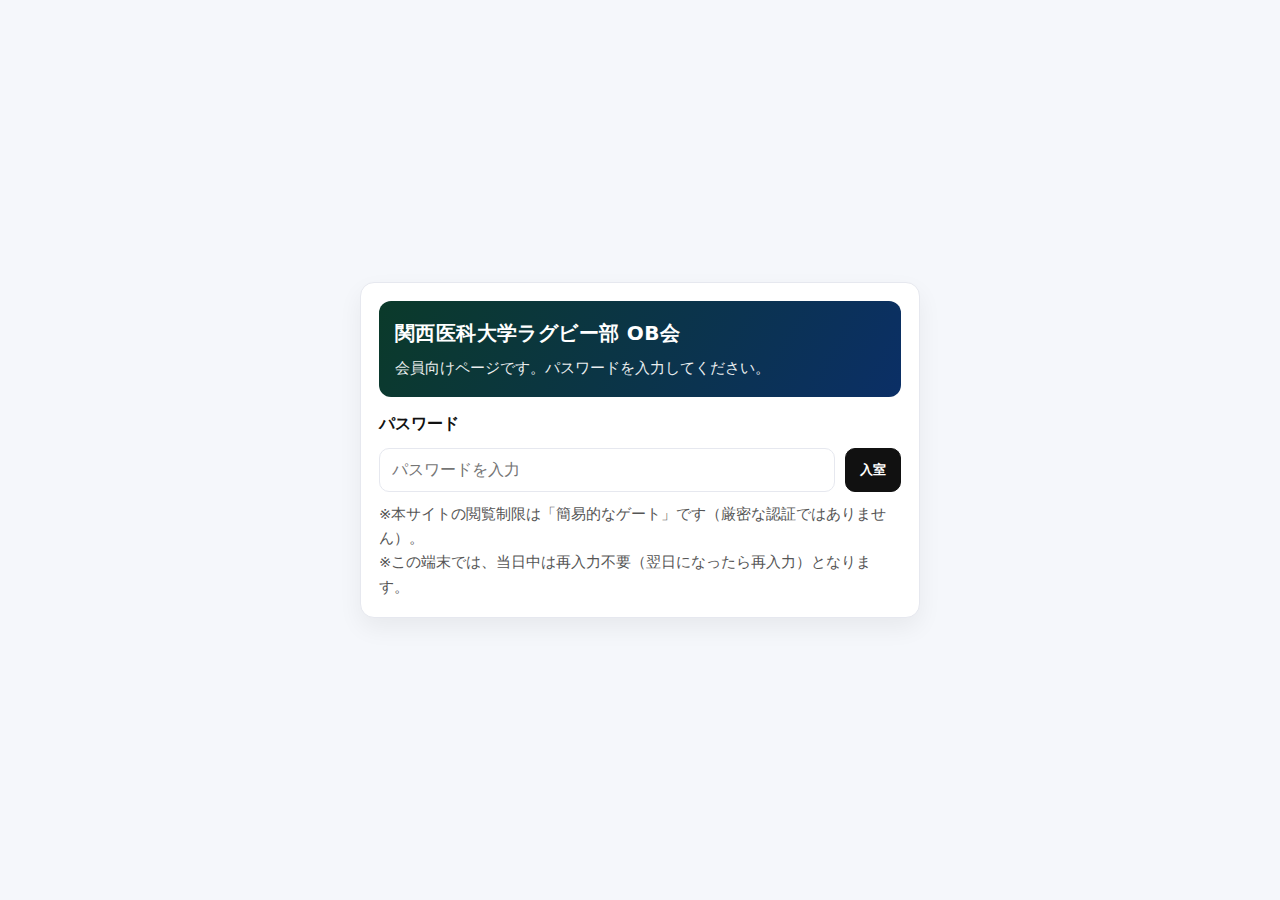
<file: index.html>
<!DOCTYPE html>
<html lang="ja">
<head>
  <meta charset="UTF-8" />
  <title>関西医科大学ラグビー部OB会</title>
  <meta name="viewport" content="width=device-width, initial-scale=1.0" />

  <style>
    :root{
      --bg:#f5f7fb; --card:#fff; --text:#111; --muted:#555; --line:#e6e8ef;
      --accent:#0b3a2a; --shadow:0 10px 25px rgba(0,0,0,.06); --radius:14px;
    }
    *{ box-sizing:border-box; }
    body{
      margin:0;
      font-family: system-ui, -apple-system, "Segoe UI", Roboto, "Noto Sans JP",
                   "Hiragino Kaku Gothic ProN", "Yu Gothic", sans-serif;
      color:var(--text);
      background:var(--bg);
      line-height:1.65;
    }
    a{ color:inherit; }
    .container{ max-width:1080px; margin:0 auto; padding: 18px; }

    /* Gate */
    .gate{
      min-height: calc(100vh - 36px);
      display:flex; align-items:center; justify-content:center;
    }
    .gate-card{
      width: min(560px, 100%);
      background:var(--card);
      border:1px solid var(--line);
      border-radius: var(--radius);
      box-shadow: var(--shadow);
      padding: 18px;
    }
    .gate-hero{
      border-radius: 12px;
      padding: 16px;
      background: linear-gradient(120deg, var(--accent), #0b2f66);
      color:#fff;
      margin-bottom: 14px;
    }
    .gate-hero h1{ margin:0; font-size:1.25rem; }
    .gate-hero p{ margin:6px 0 0; opacity:.92; font-size:.95rem; }
    .field{ display:flex; gap:10px; flex-wrap:wrap; margin-top: 10px; }
    input[type="password"]{
      flex: 1 1 240px;
      padding: 12px;
      border-radius: 10px;
      border:1px solid var(--line);
      font-size: 1rem;
    }
    .btn{
      display:inline-flex; align-items:center; justify-content:center;
      text-decoration:none; font-weight:800;
      border-radius: 10px;
      padding: 12px 14px;
      border: 1px solid #111;
      background:#111; color:#fff;
      cursor:pointer;
    }
    .btn:hover{ opacity:.92; }
    .msg{ margin:10px 0 0; color:#b00020; font-weight:800; display:none; }
    .gate-note{ margin-top:10px; color:var(--muted); font-size:.92rem; }

    /* Site */
    .site{ display:none; }

    .hero{
      background: linear-gradient(120deg, var(--accent), #0b2f66);
      color:#fff; border-radius: var(--radius);
      box-shadow: var(--shadow);
      overflow:hidden;
    }
    .hero-inner{ padding: 22px 18px; display:grid; gap:14px; }
    .badge{ display:inline-flex; align-items:center; gap:8px; font-size:.92rem; opacity:.95; }
    .badge-dot{ width:10px; height:10px; border-radius:999px; background:#fff; opacity:.9; }
    h1{ margin:0; font-size: 1.55rem; letter-spacing:.02em; }
    .hero p{ margin:0; color: rgba(255,255,255,.92); font-size: .98rem; }

    .nav{ margin-top: 12px; display:flex; flex-wrap:wrap; gap:10px; }
    .nav a{
      text-decoration:none;
      background: rgba(255,255,255,.14);
      border: 1px solid rgba(255,255,255,.22);
      padding: 10px 12px;
      border-radius: 999px;
      font-weight: 800;
      font-size: .95rem;
    }
    .nav a:hover{ background: rgba(255,255,255,.20); }

    .grid{ margin-top: 18px; display:grid; gap:16px; grid-template-columns: 1fr; }
    @media (min-width: 960px){ .grid{ grid-template-columns: 1fr 1fr; align-items:start; } }

    .card{
      background:var(--card);
      border:1px solid var(--line);
      border-radius: var(--radius);
      box-shadow: var(--shadow);
      overflow:hidden;
    }
    .card-head{ padding:14px 14px 0; }
    .card-title{ margin:0; font-size:1.12rem; display:flex; gap:10px; align-items:center; }
    .icon{
      width:28px; height:28px;
      border-radius:10px;
      display:inline-flex; align-items:center; justify-content:center;
      background: #f0f3ff; border:1px solid #e5e9ff;
      font-weight:900;
    }
    .card-body{ padding: 10px 14px 14px; }
    .muted{ color: var(--muted); font-size: .95rem; margin: 6px 0 0; }
    .btnlink{
      display:inline-flex; align-items:center; justify-content:center; gap:10px;
      text-decoration:none; font-weight:900;
      border-radius: 12px;
      padding: 11px 14px;
      border: 1px solid #111;
      background:#fff;
      margin-top: 10px;
    }
    .btnlink.primary{ background:#111; color:#fff; border-color:#111; }
    .btnlink:hover{ opacity:.92; }
    .btn-row{ display:flex; gap:10px; flex-wrap:wrap; margin-top: 10px; }

    iframe{ width:100%; border:none; display:block; }
    .embed-wrap{ padding: 12px 14px 14px; }
    .embed-note{ padding: 0 14px 14px; color: var(--muted); font-size: .92rem; }

    footer{ margin-top: 18px; color: var(--muted); font-size: .92rem; text-align:center; padding: 12px 0 6px; }
  </style>
</head>

<body>
  <div class="container">

    <!-- Gate -->
    <div class="gate" id="gate">
      <div class="gate-card">
        <div class="gate-hero">
          <h1>関西医科大学ラグビー部 OB会</h1>
          <p>会員向けページです。パスワードを入力してください。</p>
        </div>

        <label for="pw"><strong>パスワード</strong></label>
        <div class="field">
          <input id="pw" type="password" placeholder="パスワードを入力" autocomplete="current-password" />
          <button class="btn" id="btnEnter" type="button">入室</button>
        </div>
        <div class="msg" id="msg">パスワードが違います。</div>
        <div class="gate-note">
          ※本サイトの閲覧制限は「簡易的なゲート」です（厳密な認証ではありません）。<br>
          ※この端末では、当日中は再入力不要（翌日になったら再入力）となります。
        </div>
      </div>
    </div>

    <!-- Site -->
    <div class="site" id="site">

      <header class="hero">
        <div class="hero-inner">
          <div class="badge"><span class="badge-dot"></span>公式サイト（OB会運営）</div>
          <h1>関西医科大学ラグビー部 OB会</h1>
          <p>連絡先登録・お知らせ・活動予定・部誌をまとめてご案内します。</p>
          <nav class="nav" aria-label="ページ内ナビゲーション">
            <a href="#contact">連絡先登録</a>
            <a href="#news">お知らせ</a>
            <a href="#schedule">活動予定</a>
            <a href="#bulletin">部誌</a>
          </nav>
        </div>
      </header>

      <main class="grid">

        <div>
          <section class="card" id="contact">
            <div class="card-head">
              <h2 class="card-title"><span class="icon">✉</span>OB会 名簿用 連絡先確認・登録</h2>
              <p class="muted">住所やメール連絡希望など、該当する項目のみご入力ください。</p>
            </div>
            <div class="card-body">
              <div class="btn-row">
                <a class="btnlink primary"
                   href="https://docs.google.com/forms/d/e/1FAIpQLSeCmVJEP1rfuQdIvcYm5URyk_26z0yZFeivVwO6i3mG4ubHJA/viewform?usp=publish-editor"
                   target="_blank" rel="noopener noreferrer">
                  ▶ 連絡先入力フォームを開く
                </a>
              </div>
              <p class="muted">※入力内容はOB会の連絡・部誌送付等の目的に限り利用します。</p>
            </div>
          </section>

          <section class="card" id="bulletin" style="margin-top:16px;">
            <div class="card-head">
              <h2 class="card-title"><span class="icon">📘</span>部誌</h2>
              <p class="muted">部誌は部誌ページからご覧いただけます（PDFはGitHubに置くだけで更新）。</p>
            </div>
            <div class="card-body">
              <div class="btn-row">
                <a class="btnlink" href="bulletin.html">▶ 部誌公開ページへ</a>
              </div>
            </div>
          </section>
        </div>

        <div>
          <section class="card" id="news">
            <div class="card-head">
              <h2 class="card-title"><span class="icon">🗞</span>お知らせ</h2>
              <p class="muted">最新情報はスプレッドシート更新のみで自動反映されます。</p>
            </div>
            <div class="embed-wrap">
              <iframe
                src="https://docs.google.com/spreadsheets/d/e/2PACX-1vT2CNdb3UMpKUIb5k-WElzt-iv8sBftYOga0gkMO6jgciZNJNfLwVee0T2u8MajPtfjxQ22ESKh45Xi/pubhtml?gid=0&single=true&widget=true&headers=false"
                height="320"
                loading="lazy">
              </iframe>
            </div>
            <div class="embed-note">※表示が切れる場合は、iframeの高さ（height）を少し増やしてください。</div>
          </section>

          <section class="card" id="schedule" style="margin-top:16px;">
            <div class="card-head">
              <h2 class="card-title"><span class="icon">📅</span>活動予定（練習・試合日程）</h2>
              <p class="muted">日程はGoogleカレンダーの更新のみで自動反映されます。</p>
            </div>
            <div class="embed-wrap">
              <iframe
                src="https://calendar.google.com/calendar/embed?src=kmu.rugby.ob%40gmail.com&ctz=Asia%2FTokyo"
                height="650"
                loading="lazy">
              </iframe>
            </div>
            <div class="embed-note">※スマホではスクロールが多くなるため、必要に応じて高さを調整してください。</div>
          </section>
        </div>

      </main>

      <footer>© 関西医科大学ラグビー部OB会</footer>
    </div>
  </div>

  <script>
    // ====== Settings ======
    const PASSWORD = "kmu-rugby-makino"; // ★ここを書き換え
    const KEY = "kmu_ob_unlocked_until";     // 保存キー（今日の終わりまで）

    // ====== Elements ======
    const gate = document.getElementById("gate");
    const site = document.getElementById("site");
    const pw = document.getElementById("pw");
    const msg = document.getElementById("msg");
    const btnEnter = document.getElementById("btnEnter");

    function todayEndTimestamp() {
      const now = new Date();
      const end = new Date(now.getFullYear(), now.getMonth(), now.getDate(), 23, 59, 59, 999);
      return end.getTime();
    }
    function unlock() { gate.style.display = "none"; site.style.display = "block"; }
    function lock() { gate.style.display = "flex"; site.style.display = "none"; }

    function checkAutoUnlock() {
      const until = Number(localStorage.getItem(KEY) || 0);
      if (until && Date.now() <= until) unlock();
      else { localStorage.removeItem(KEY); lock(); }
    }

    function tryEnter() {
      msg.style.display = "none";
      if ((pw.value || "").trim() === PASSWORD) {
        localStorage.setItem(KEY, String(todayEndTimestamp()));
        unlock();
      } else {
        msg.style.display = "block";
        pw.select();
      }
    }

    checkAutoUnlock();
    btnEnter.addEventListener("click", tryEnter);
    pw.addEventListener("keydown", (e) => { if (e.key === "Enter") tryEnter(); });
  </script>
</body>
</html>
</file>
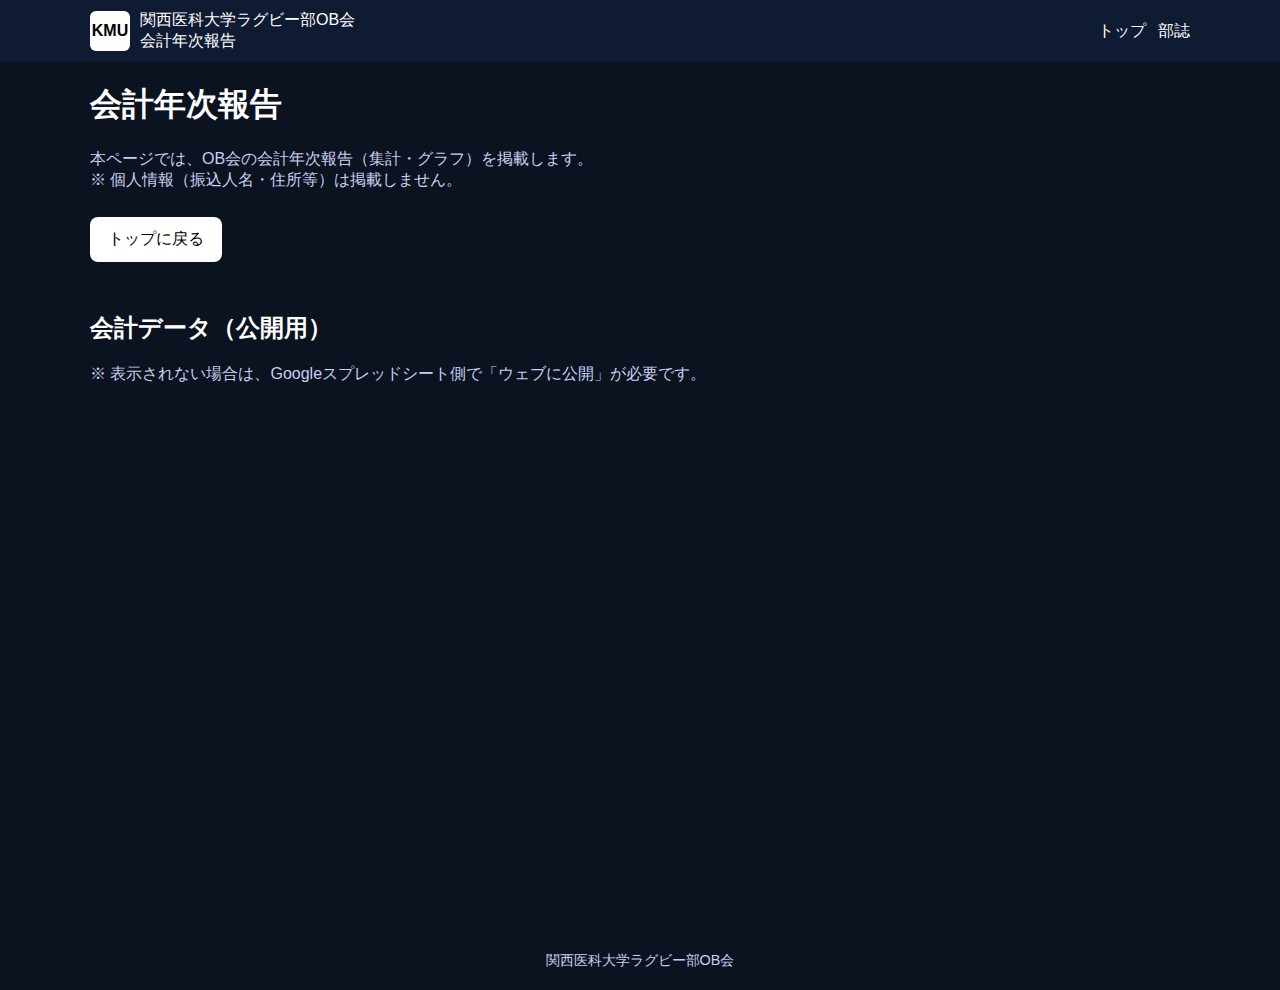
<file: accounting.html>
<!DOCTYPE html>
<html lang="ja">
<head>
  <meta charset="UTF-8" />
  <meta name="viewport" content="width=device-width, initial-scale=1" />
  <title>会計年次報告｜関西医科大学ラグビー部OB会</title>
  <link rel="stylesheet" href="style.css" />
</head>
<body>
  <header class="topbar">
    <div class="wrap topbar__inner">
      <div class="brand">
        <div class="brand__badge">KMU</div>
        <div class="brand__text">
          <div class="brand__title">関西医科大学ラグビー部OB会</div>
          <div class="brand__subtitle">会計年次報告</div>
        </div>
      </div>

      <nav class="nav">
        <a href="index.html" class="nav__link">トップ</a>
        <a href="magazine.html" class="nav__link">部誌</a>
      </nav>
    </div>
  </header>

  <main class="wrap">
    <section class="pagehead">
      <h1>会計年次報告</h1>
      <p class="muted">
        本ページでは、OB会の会計年次報告（集計・グラフ）を掲載します。<br>
        ※ 個人情報（振込人名・住所等）は掲載しません。
      </p>
      <div class="pagehead__actions">
        <a class="btn" href="index.html">トップに戻る</a>
      </div>
    </section>

    <section class="section">
      <div class="section__head">
        <h2>会計データ（公開用）</h2>
        <p class="muted small">
          ※ 表示されない場合は、Googleスプレッドシート側で「ウェブに公開」が必要です。
        </p>
      </div>

      <div class="embed embed--tall">
        <iframe
          src="https://docs.google.com/spreadsheets/d/1q4oyiIefMgF5bGWnKfva_Nu3HdcT_oZTMuvqLZc9jnk/pubhtml?gid=0&single=true"
          loading="lazy"
          referrerpolicy="no-referrer-when-downgrade"
          title="会計年次報告（公開用）">
        </iframe>
      </div>
    </section>
  </main>

  <footer class="footer">
    <div class="wrap footer__inner">
      <div class="muted small">
        関西医科大学ラグビー部OB会
      </div>
    </div>
  </footer>
</body>
</html>
</file>
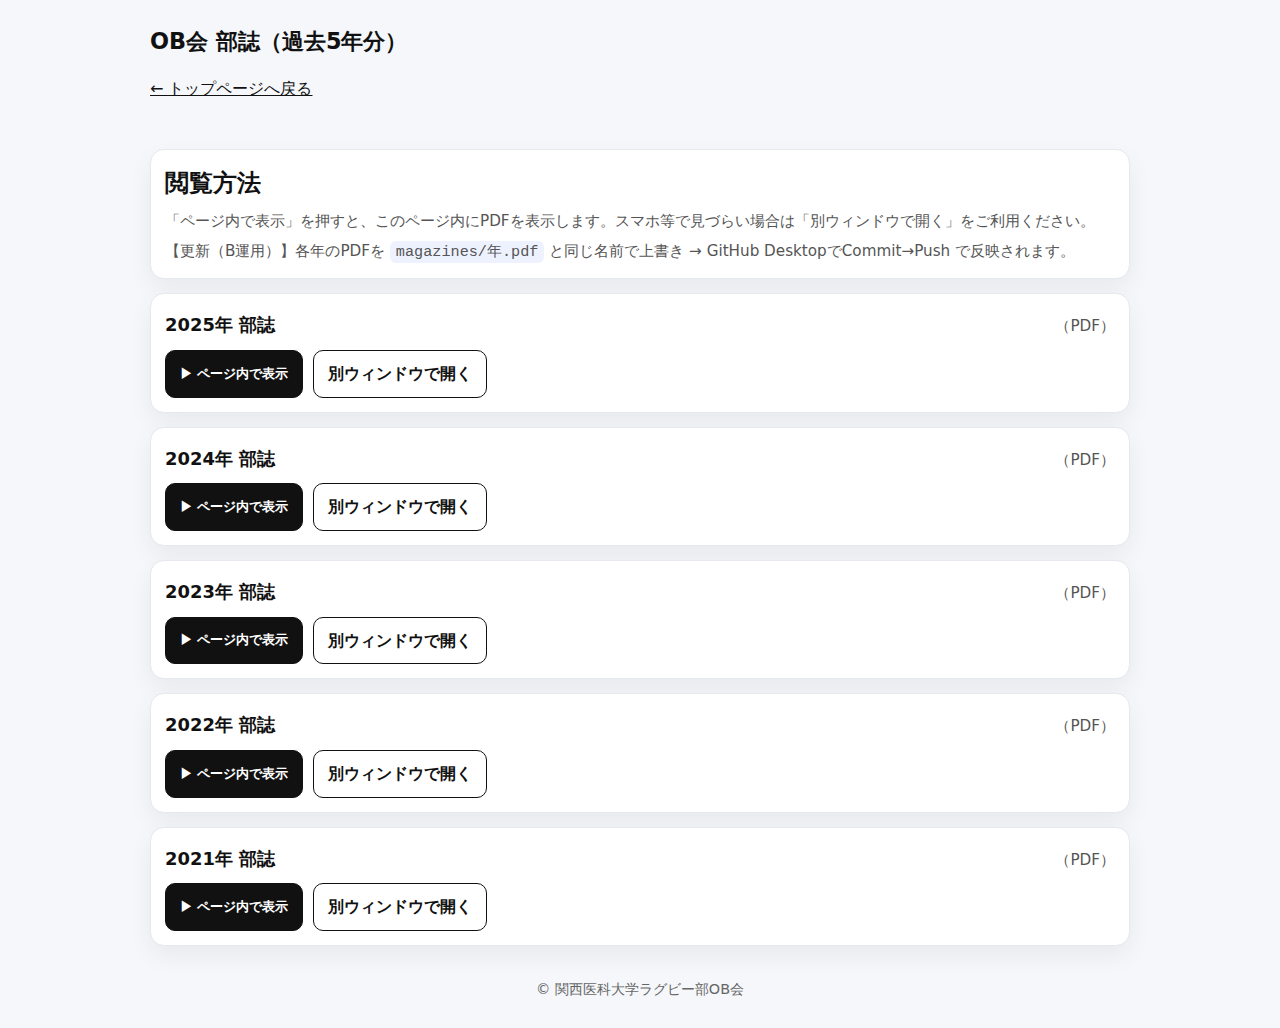
<file: bulletin.html>
<!DOCTYPE html>
<html lang="ja">
<head>
  <meta charset="UTF-8" />
  <title>部誌｜関西医科大学ラグビー部OB会</title>
  <meta name="viewport" content="width=device-width, initial-scale=1.0" />
  <style>
    :root{ --bg:#f5f7fb; --card:#fff; --line:#e6e8ef; --text:#111; --muted:#555; --shadow:0 10px 25px rgba(0,0,0,.06); --radius:14px; }
    body { font-family: system-ui, -apple-system, "Segoe UI", Roboto, "Noto Sans JP", "Hiragino Kaku Gothic ProN", "Yu Gothic", sans-serif; margin:0; line-height:1.6; background:var(--bg); color:var(--text); }
    header, main, footer { max-width: 980px; margin: 0 auto; padding: 16px; }
    header { padding-top: 24px; }
    h1 { margin: 0 0 10px; font-size: 1.4rem; }
    a { color: #111; }
    .card { background:var(--card); border:1px solid var(--line); border-radius:var(--radius); box-shadow:var(--shadow); padding:14px; }
    .muted{ color:var(--muted); font-size:.95rem; margin:6px 0 0; }

    .year-card{
      background:#fff;
      border:1px solid var(--line);
      border-radius: 14px;
      box-shadow: var(--shadow);
      padding: 14px;
      margin-top: 14px;
    }
    .year-head{
      display:flex;
      align-items:baseline;
      justify-content:space-between;
      gap:10px;
      flex-wrap:wrap;
    }
    .year-title{
      margin:0;
      font-size: 1.12rem;
      font-weight: 900;
    }
    .row{ display:flex; gap:10px; flex-wrap:wrap; margin-top:10px; }
    .btn{
      display:inline-flex; align-items:center; justify-content:center;
      padding: 10px 14px; border-radius: 10px;
      border: 1px solid #111; background:#111; color:#fff;
      font-weight:900; text-decoration:none; cursor:pointer;
    }
    .btn.secondary{ background:#fff; color:#111; }
    .btn:hover{ opacity:.92; }

    iframe { width: 100%; border: none; display:block; margin-top:12px; background:#fff; border-radius:12px; }
    footer { color:#666; font-size:.9rem; padding-bottom: 28px; text-align:center; }
    code{ background:#eef2ff; padding:2px 6px; border-radius:6px; }
  </style>
</head>

<body>
  <header>
    <h1>OB会 部誌（過去5年分）</h1>
    <p><a href="index.html">← トップページへ戻る</a></p>
  </header>

  <main>
    <section class="card">
      <h2 style="margin:0 0 6px;">閲覧方法</h2>
      <p class="muted">
        「ページ内で表示」を押すと、このページ内にPDFを表示します。スマホ等で見づらい場合は「別ウィンドウで開く」をご利用ください。
      </p>
      <p class="muted">
        【更新（B運用）】各年のPDFを <code>magazines/年.pdf</code> と同じ名前で上書き → GitHub DesktopでCommit→Push で反映されます。
      </p>
    </section>

    <!-- ===== 2025 ===== -->
    <section class="year-card" data-pdf="magazines/2025.pdf">
      <div class="year-head">
        <h3 class="year-title">2025年 部誌</h3>
        <span class="muted">（PDF）</span>
      </div>

      <div class="row">
        <button class="btn js-toggle" type="button">▶ ページ内で表示</button>
        <a class="btn secondary js-open" href="magazines/2025.pdf" target="_blank" rel="noopener noreferrer">別ウィンドウで開く</a>
      </div>

      <div class="pdfArea" style="display:none;">
        <iframe class="pdfFrame" src="about:blank" height="900" loading="lazy"></iframe>
      </div>
    </section>

    <!-- ===== 2024 ===== -->
    <section class="year-card" data-pdf="magazines/2024.pdf">
      <div class="year-head">
        <h3 class="year-title">2024年 部誌</h3>
        <span class="muted">（PDF）</span>
      </div>

      <div class="row">
        <button class="btn js-toggle" type="button">▶ ページ内で表示</button>
        <a class="btn secondary js-open" href="magazines/2024.pdf" target="_blank" rel="noopener noreferrer">別ウィンドウで開く</a>
      </div>

      <div class="pdfArea" style="display:none;">
        <iframe class="pdfFrame" src="about:blank" height="900" loading="lazy"></iframe>
      </div>
    </section>

    <!-- ===== 2023 ===== -->
    <section class="year-card" data-pdf="magazines/2023.pdf">
      <div class="year-head">
        <h3 class="year-title">2023年 部誌</h3>
        <span class="muted">（PDF）</span>
      </div>

      <div class="row">
        <button class="btn js-toggle" type="button">▶ ページ内で表示</button>
        <a class="btn secondary js-open" href="magazines/2023.pdf" target="_blank" rel="noopener noreferrer">別ウィンドウで開く</a>
      </div>

      <div class="pdfArea" style="display:none;">
        <iframe class="pdfFrame" src="about:blank" height="900" loading="lazy"></iframe>
      </div>
    </section>

    <!-- ===== 2022 ===== -->
    <section class="year-card" data-pdf="magazines/2022.pdf">
      <div class="year-head">
        <h3 class="year-title">2022年 部誌</h3>
        <span class="muted">（PDF）</span>
      </div>

      <div class="row">
        <button class="btn js-toggle" type="button">▶ ページ内で表示</button>
        <a class="btn secondary js-open" href="magazines/2022.pdf" target="_blank" rel="noopener noreferrer">別ウィンドウで開く</a>
      </div>

      <div class="pdfArea" style="display:none;">
        <iframe class="pdfFrame" src="about:blank" height="900" loading="lazy"></iframe>
      </div>
    </section>

    <!-- ===== 2021 ===== -->
    <section class="year-card" data-pdf="magazines/2021.pdf">
      <div class="year-head">
        <h3 class="year-title">2021年 部誌</h3>
        <span class="muted">（PDF）</span>
      </div>

      <div class="row">
        <button class="btn js-toggle" type="button">▶ ページ内で表示</button>
        <a class="btn secondary js-open" href="magazines/2021.pdf" target="_blank" rel="noopener noreferrer">別ウィンドウで開く</a>
      </div>

      <div class="pdfArea" style="display:none;">
        <iframe class="pdfFrame" src="about:blank" height="900" loading="lazy"></iframe>
      </div>
    </section>

  </main>

  <footer>© 関西医科大学ラグビー部OB会</footer>

  <script>
    // 各年カード：開閉ロジック（共通）
    document.querySelectorAll(".year-card").forEach((card) => {
      const pdfUrl = card.getAttribute("data-pdf");
      const btn = card.querySelector(".js-toggle");
      const area = card.querySelector(".pdfArea");
      const frame = card.querySelector(".pdfFrame");

      btn.addEventListener("click", () => {
        const opened = area.style.display === "block";
        if (!opened) {
          frame.src = pdfUrl;          // 押した時に初めて読み込む
          area.style.display = "block";
          btn.textContent = "▲ 閉じる";
        } else {
          frame.src = "about:blank";   // 閉じると読み込み停止
          area.style.display = "none";
          btn.textContent = "▶ ページ内で表示";
        }
      });
    });
  </script>
</body>
</html>
</file>
<file: style.css>
/* ===== 基本 ===== */
* { box-sizing: border-box; }

body {
  margin: 0;
  font-family: "Hiragino Kaku Gothic ProN", "Yu Gothic", Meiryo, sans-serif;
  background: #0b1220;
  color: #ffffff;
  overflow: auto;
}

/* ゲート表示中のみスクロール禁止 */
body.locked {
  overflow: hidden;
}

.wrap {
  width: min(1100px, 100% - 32px);
  margin: auto;
}

.muted {
  color: #c7d0ee;
}

.error {
  color: #ffaaaa;
}

/* ===== ボタン（白・シンプル） ===== */
.btn {
  display: inline-block;
  padding: 12px 18px;
  margin-top: 10px;
  background: #ffffff;
  color: #000;
  text-decoration: none;
  border-radius: 8px;
  border: none;
  cursor: pointer;
}

.btn:hover {
  background: #f0f0f0;
}

/* ===== ヘッダー ===== */
.topbar {
  position: sticky;
  top: 0;
  background: #0f1a33;
  padding: 10px 0;
}

.topbar__inner {
  display: flex;
  justify-content: space-between;
  align-items: center;
}

.brand {
  display: flex;
  align-items: center;
  gap: 10px;
}

.brand__badge {
  width: 40px;
  height: 40px;
  background: #ffffff;
  color: #000;
  font-weight: bold;
  display: flex;
  align-items: center;
  justify-content: center;
  border-radius: 6px;
}

.nav {
  display: flex;
  gap: 12px;
}

.nav__link {
  color: #ffffff;
  text-decoration: none;
}

.nav__link--strong {
  text-decoration: underline;
}

/* ===== ヒーロー ===== */
.hero {
  padding: 40px 0;
}

.section {
  padding: 30px 0;
}

.embed {
  height: 500px;
}

.embed iframe {
  width: 100%;
  height: 100%;
  border: none;
}

.embed--calendar {
  height: 650px;
}

/* ===== フッター ===== */
.footer {
  padding: 20px;
  text-align: center;
  font-size: 0.9em;
  color: #aaa;
}

/* ===== パスワードゲート ===== */
.gate {
  position: fixed;
  inset: 0;
  background: rgba(0,0,0,0.85);
  display: flex;
  align-items: center;
  justify-content: center;
  z-index: 9999;
}

/* ← これが重要：完全に無効化 */
.gate.hidden {
  visibility: hidden;
  pointer-events: none;
  opacity: 0;
}

.gate__card {
  background: #111;
  padding: 30px;
  border-radius: 10px;
  width: 90%;
  max-width: 400px;
  text-align: center;
}

.gate__row {
  display: flex;
  gap: 10px;
  margin-top: 15px;
}

.gate__row input {
  flex: 1;
  padding: 10px;
}
</file>
